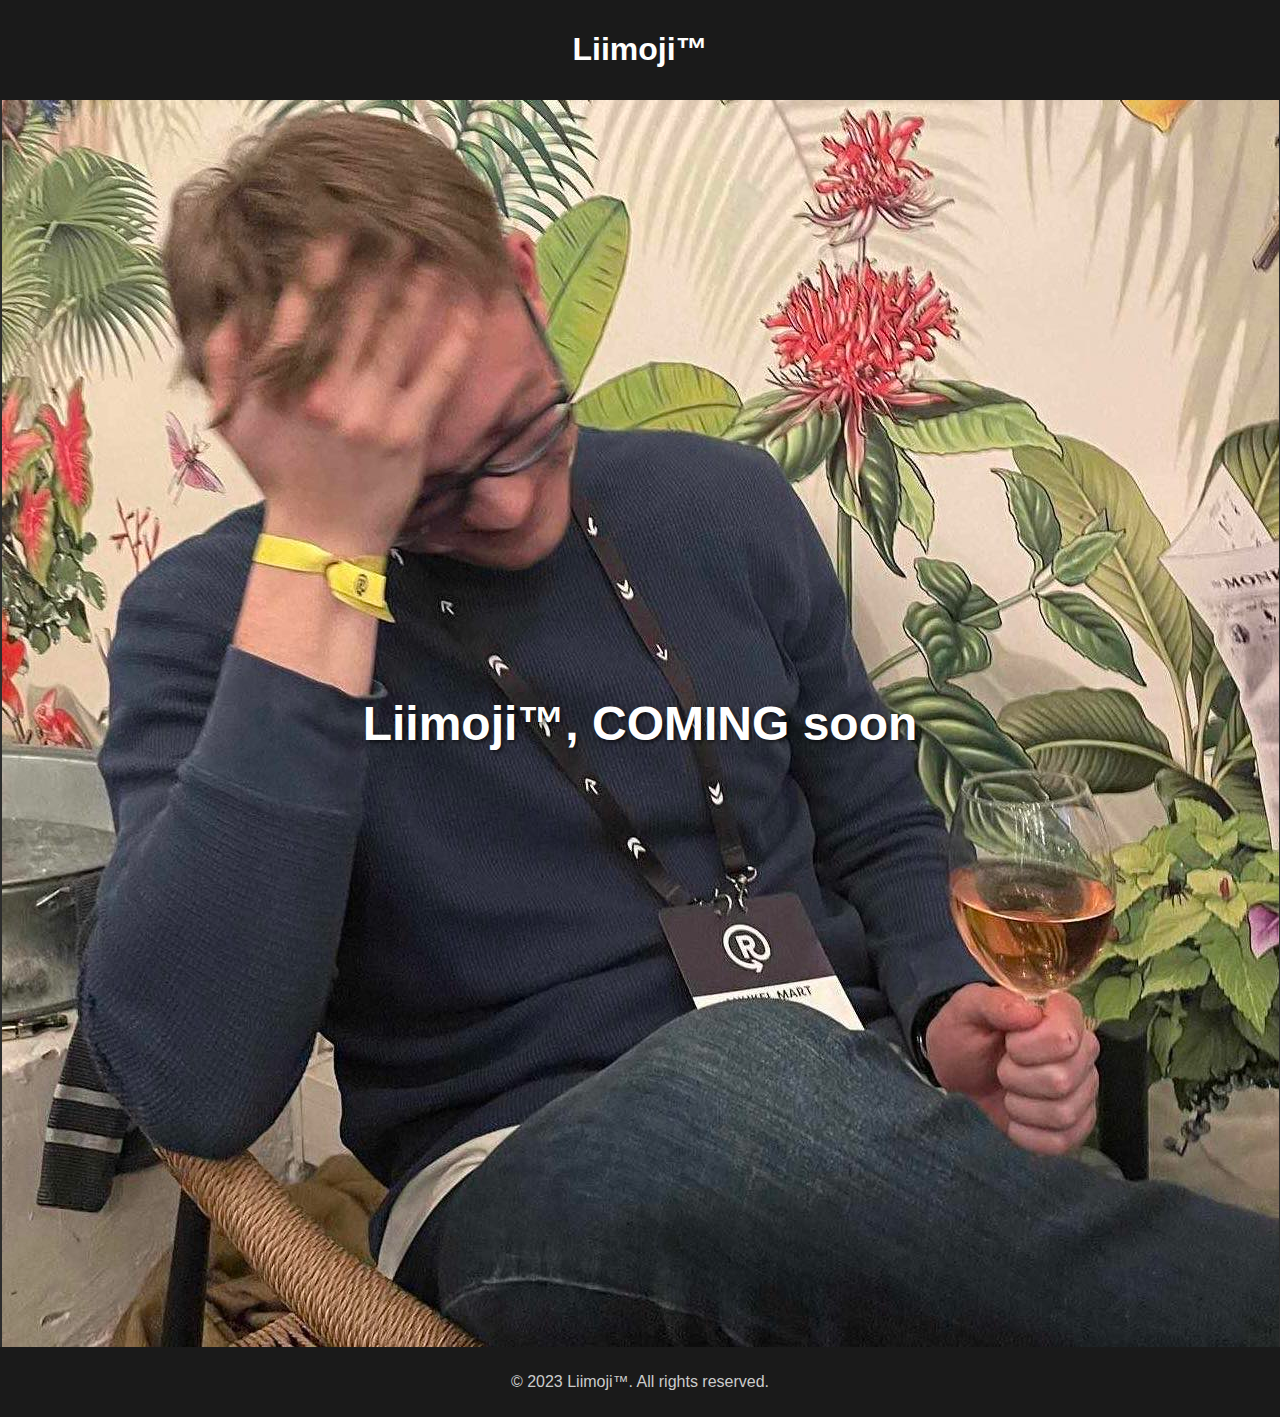
<file: index.html>
<!DOCTYPE html>
<html lang="en">
<head>
    <meta charset="UTF-8">
    <meta name="viewport" content="width=device-width, initial-scale=1.0">
    <link rel="icon" href="src/images/Liimoji2.jpg" type="image/x-icon">
    <title>Liimoji™</title>
    <style>
        body, html {
            margin: 0;
            padding: 0;
            height: 100%;
            background-color: #2c2c2c; 
            font-family: Arial, sans-serif;
            color: white;
            display: flex;
            flex-direction: column;
        }

        header, footer {
            background-color: #1a1a1a; 
            color: #ccc; 
            text-align: center;
            padding: 10px 0;
            width: 100%;
        }

        .navbar {
            background-color: #1a1a1a;
            overflow: hidden;
        }

        .navbar a {
            float: left;
            display: block;
            color: #ccc;
            text-align: center;
            padding: 14px 20px;
            text-decoration: none;
        }

        .navbar a:hover {
            background-color: #575757;
            color: white;
        }

        .container {
            flex: 1; 
            display: flex;
            justify-content: center;
            align-items: center;
            position: relative;
        }

        .container img {
            max-width: 100%;
            height: auto;
        }

        .centered-text {
            position: absolute;
            top: 50%;
            left: 50%;
            transform: translate(-50%, -50%);
            font-size: 48px;
            color: white;
            font-weight: bold;
            text-shadow: 2px 2px 4px rgba(0, 0, 0, 0.7);
        }
        .arse{
            color: white;
            text-decoration: none;
        }
    </style>
</head>
<body>
    <header>
        <h1><a href="arseanal.html" class ="arse">Liimoji™</a></h1>
    </header>
    <div class="container">
        <img id="myImage" src="src/images/Liimoji.jpg" alt="Liimoji">
        <div class="centered-text">Liimoji™, COMING soon</div>
        <script>
            const images = ["src/images/Liimoji.jpg", "src/images/Liimoji3.jpg", "src/images/liim.jpg"];
            let index = 0;
    
            function changeImage() {
                index = (index + 1) % images.length;
                document.getElementById("myImage").src = images[index];
            }
            setInterval(changeImage, 9000); 
        </script>
    </div>
    <footer>
        <p>&copy; 2023 Liimoji™. All rights reserved.</p>
    </footer>
</body>
</html>
</file>
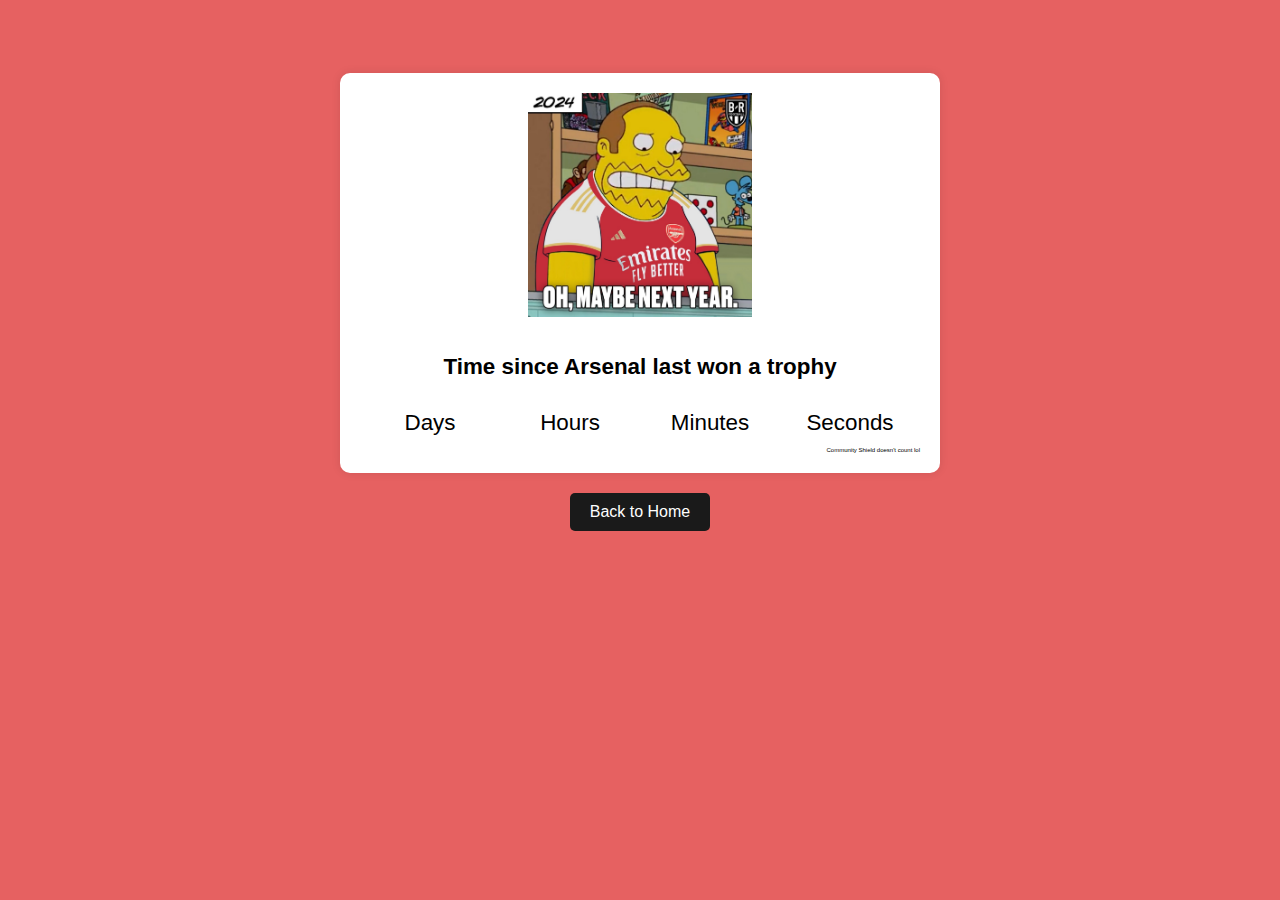
<file: arseanal.html>
<!DOCTYPE html>
<html lang="en">
<head>
    <meta charset="UTF-8">
    <meta name="viewport" content="width=device-width, initial-scale=1.0">
    <title>Arsenal Trophy Countdown</title>
    <link rel="stylesheet" href="styles.css">
</head>
<body>
    <div class="countdown-container">
        <img src="src/images/ass.png" alt="Meme" class="meme-image">
        <h1>Time since Arsenal last won a trophy</h1>
        <div id="countdown">
            <div><span id="days"></span> Days</div>
            <div><span id="hours"></span> Hours</div>
            <div><span id="minutes"></span> Minutes</div>
            <div><span id="seconds"></span> Seconds</div>
        </div>
        <p class="tiny">Community Shield doesn't count lol</p>
    </div>
    <button class="back-button" onclick="window.location.href='index.html'">Back to Home</button>
    <script src="script.js"></script>
</body>
</html>
</file>
<file: styles.css>
body {
    font-size: 70%;
    font-family: Arial, sans-serif;
    display: flex;
    justify-content: center;
    align-items: center;
    height: 100vhs;
    margin: 0;
    background-color: #e66161;
    flex-direction: column;
    padding: 10px;
    box-sizing: border-box;
}

.countdown-container {
    margin-top: 5%;
    width: 90%;
    max-width: 600px;
    text-align: center;
    background: #fff;
    padding: 20px;
    border-radius: 10px;
    box-shadow: 0 0 10px rgba(0, 0, 0, 0.1);
    box-sizing: border-box;
}

#countdown {
    display: flex;
    justify-content: space-around;
    margin-top: 20px;
    flex-wrap: wrap;
}

#countdown div {
    font-size: 2em;
    flex: 1 1 100px;
    margin: 10px;
}

.meme-image {
    width: 40%;
    max-width: 400px;
    height: auto;
    margin-bottom: 20px;
}

.back-button {
    margin-top: 20px;
    padding: 10px 20px;
    font-size: 1rem;
    color: #fff;
    background-color: #1a1a1a;
    border: none;
    border-radius: 5px;
    cursor: pointer;
    text-decoration: none;
}

.back-button:hover {
    background-color: #575757;
}

@media (max-width: 600px) {
    #countdown div {
        font-size: 1.5em;
    }

    .back-button {
        font-size: 0.875rem;
        padding: 8px 16px;
    }
}

.tiny {
    font-size: 0.05em;
    text-align: right;
}
</file>
